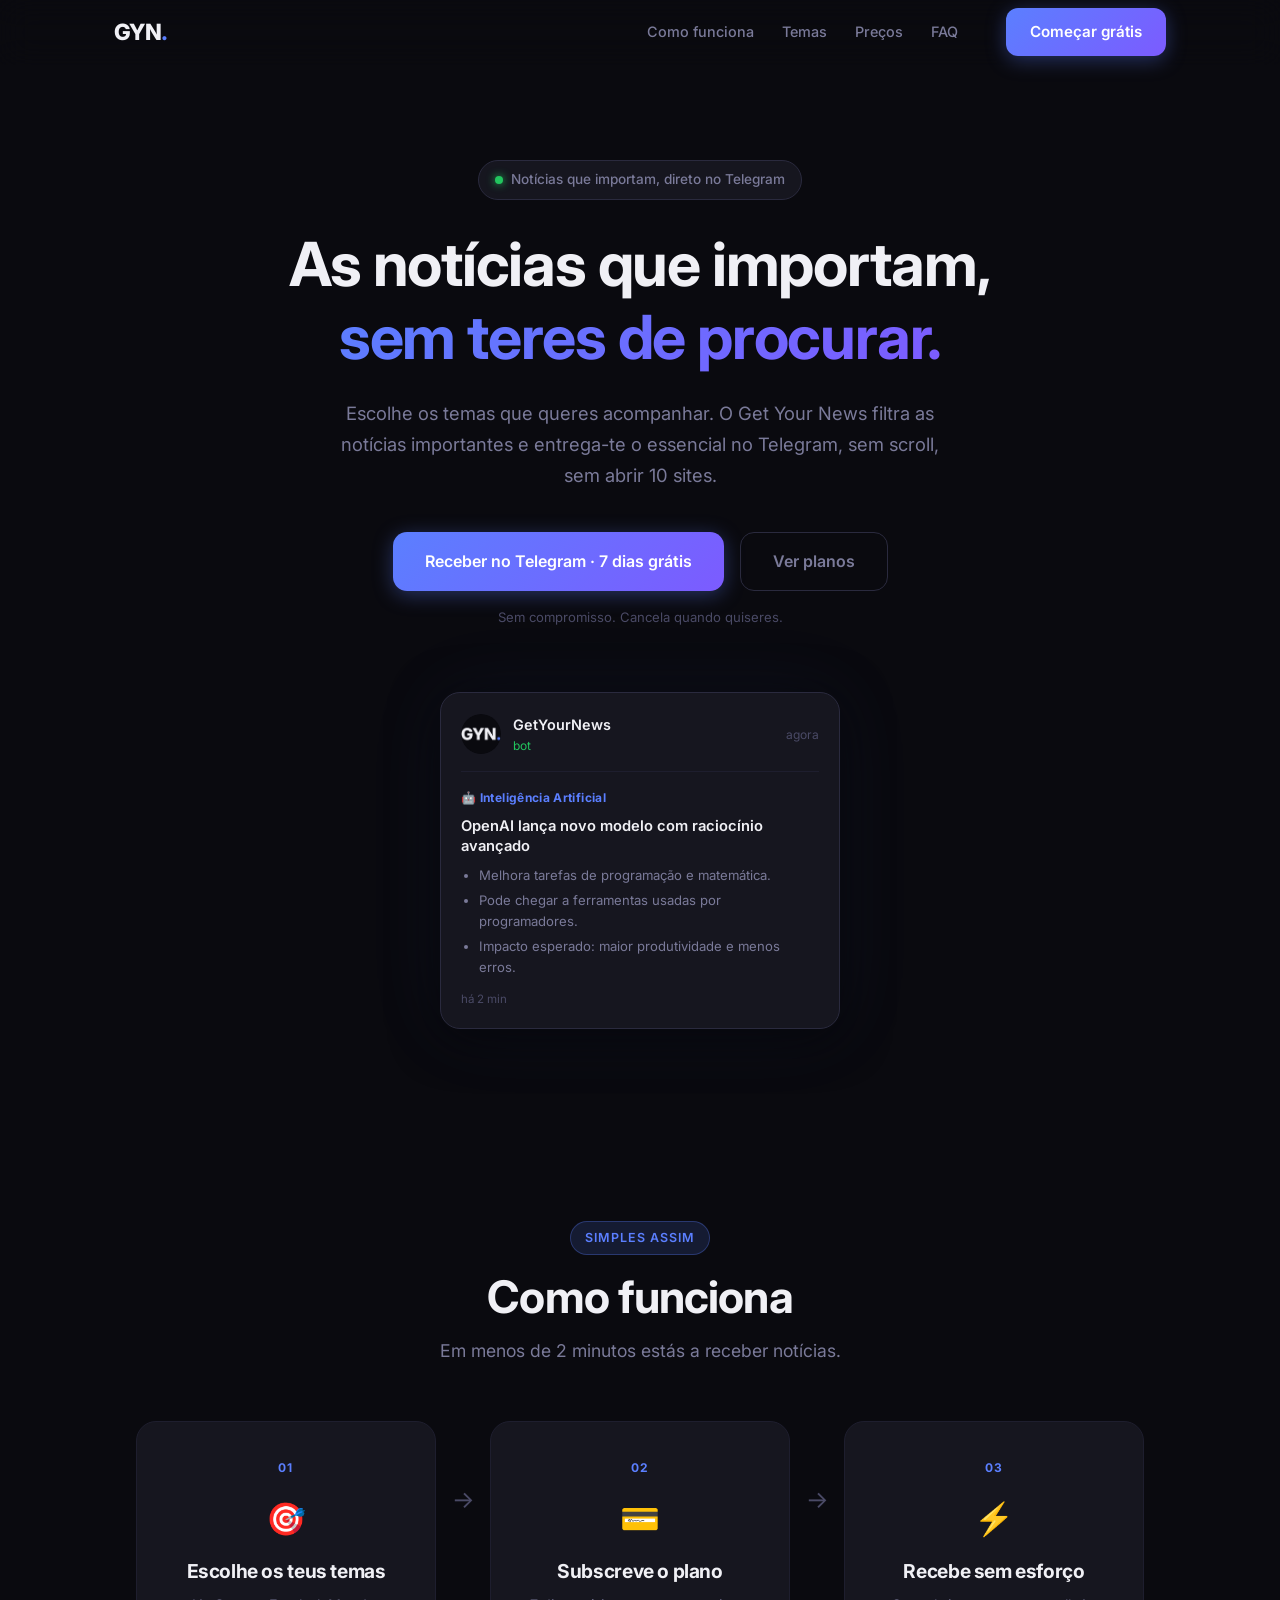
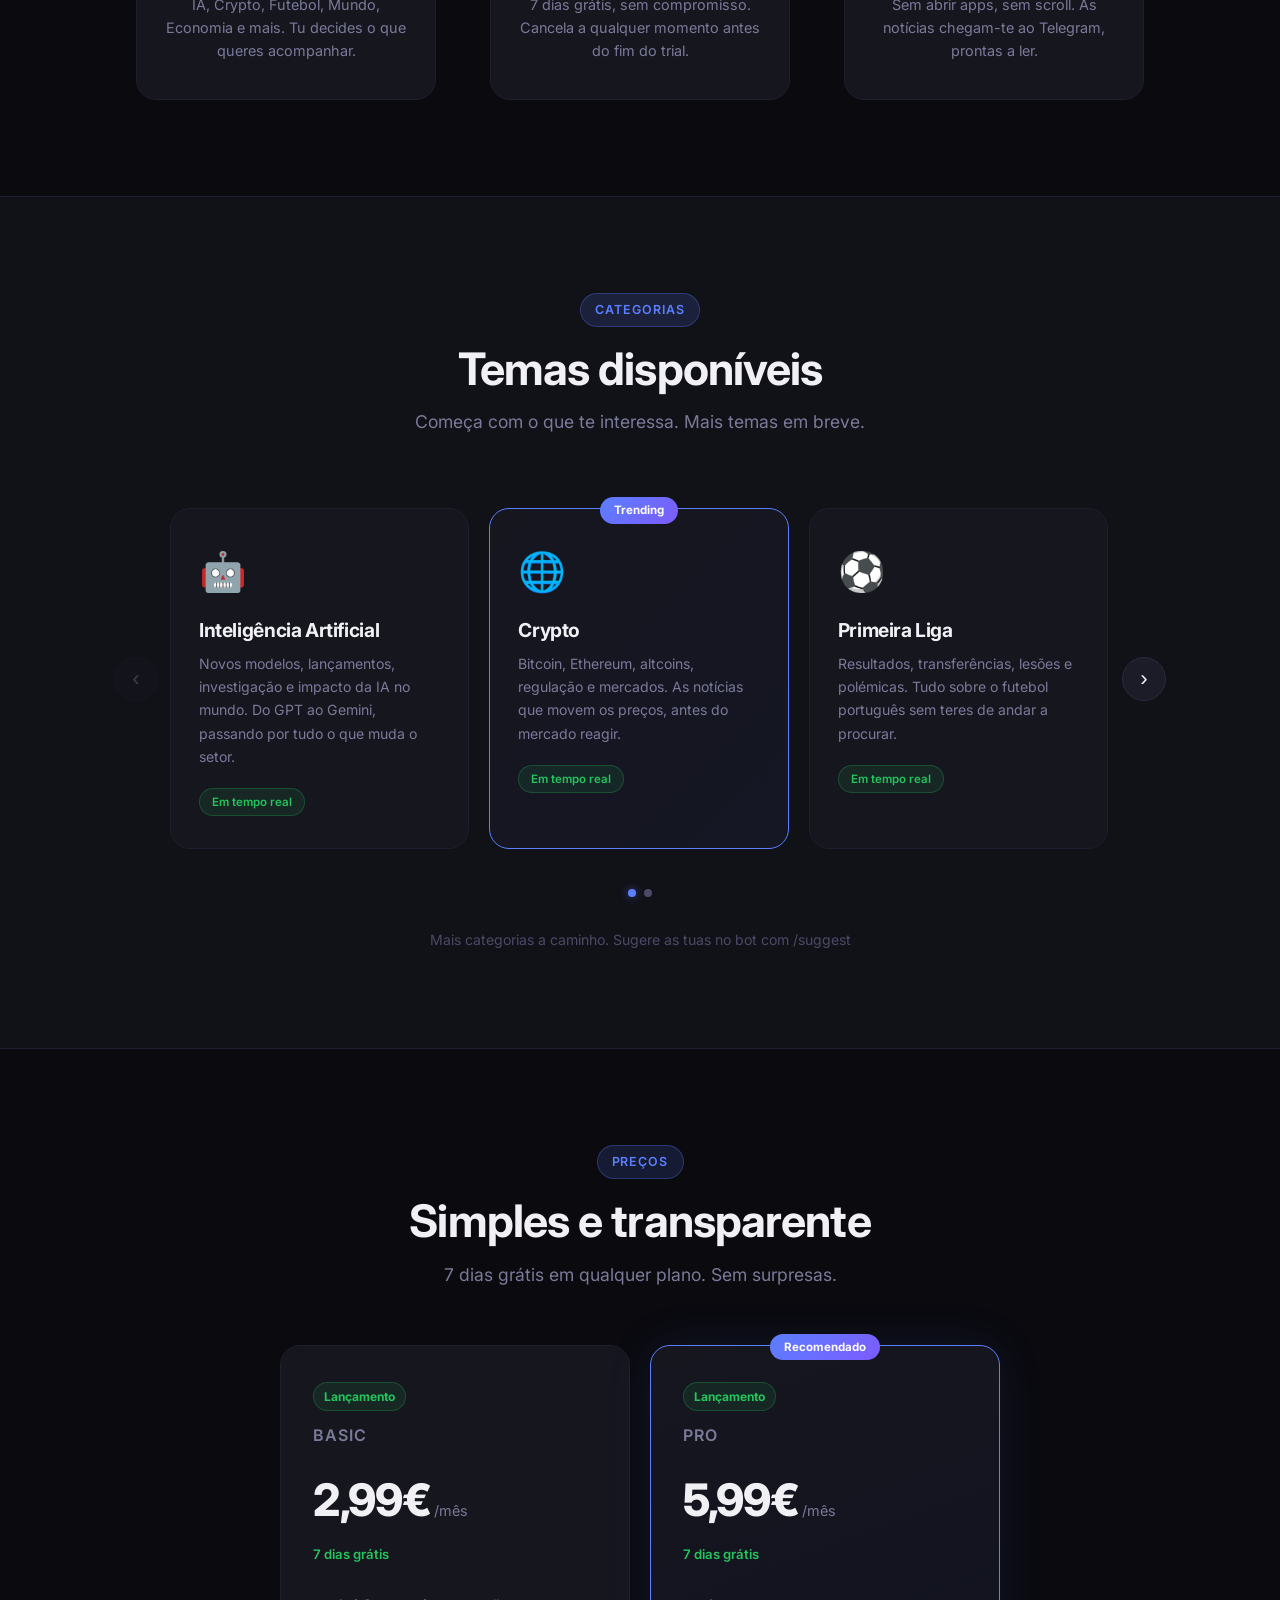
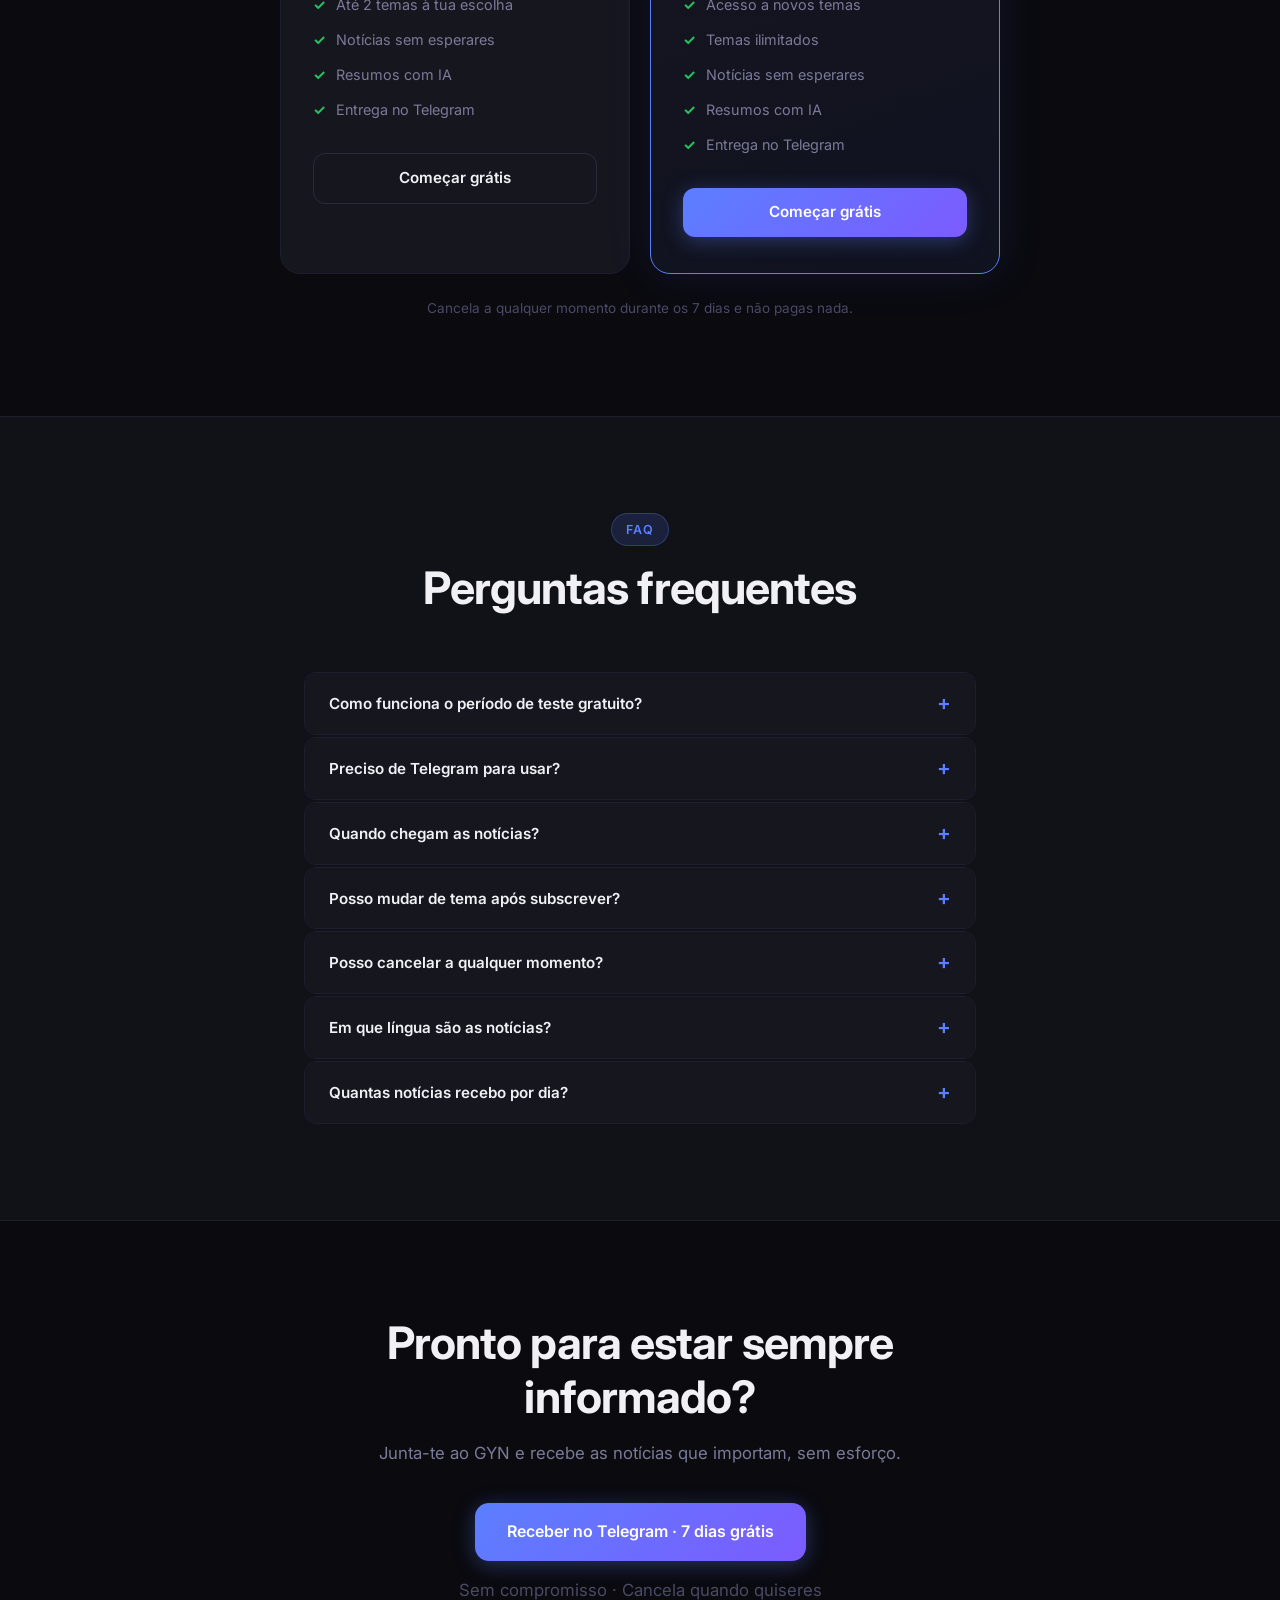
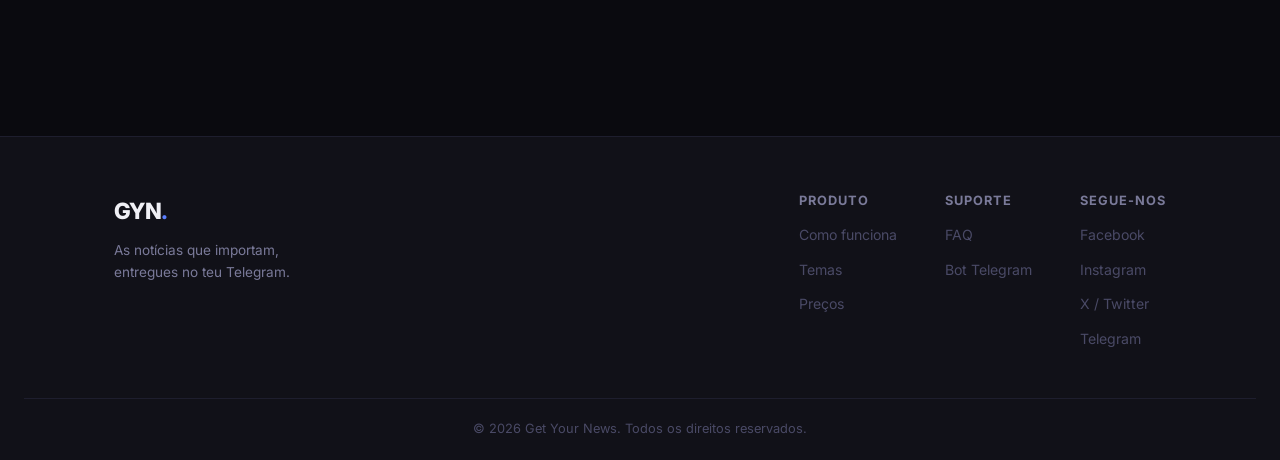
<file: index.html>
<!DOCTYPE html>
<html>
<head>
  <meta charset="UTF-8" />
  <title>Get Your News · Redirecting...</title>
  <script>
    // Línguas disponíveis no website (adicionar aqui ao criar nova pasta)
    var LANGS = ["pt"];
    var DEFAULT = "pt";

    // Detetar língua do browser (ex: "pt-PT" → "pt", "en-US" → "en")
    var browserLangs = navigator.languages || [navigator.language || DEFAULT];
    var chosen = DEFAULT;

    for (var i = 0; i < browserLangs.length; i++) {
      var code = browserLangs[i].split("-")[0].toLowerCase();
      if (LANGS.indexOf(code) !== -1) {
        chosen = code;
        break;
      }
    }

    window.location.replace(chosen + "/");
  </script>
  <noscript>
    <meta http-equiv="refresh" content="0; url=pt/" />
  </noscript>
</head>
<body>
  <p>Redirecting... <a href="pt/">Click here</a> if not redirected.</p>
</body>
</html>
</file>
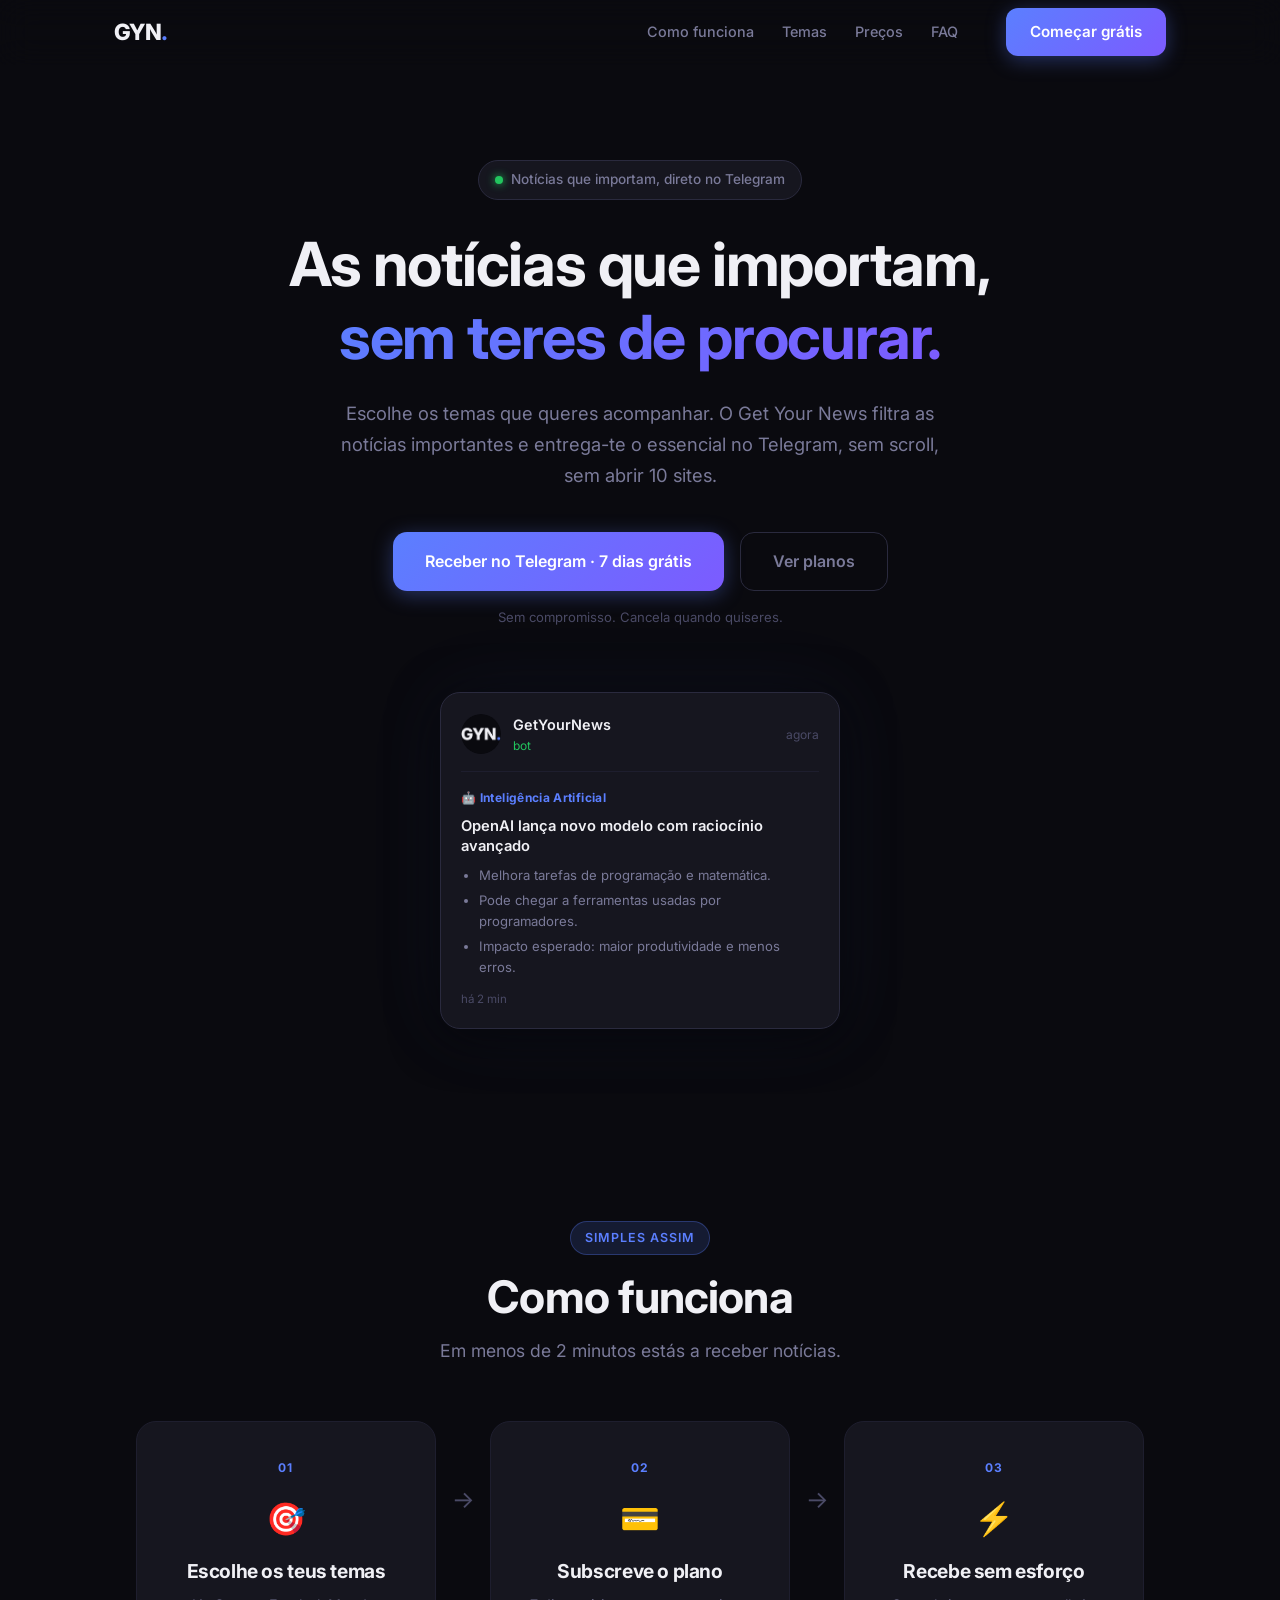
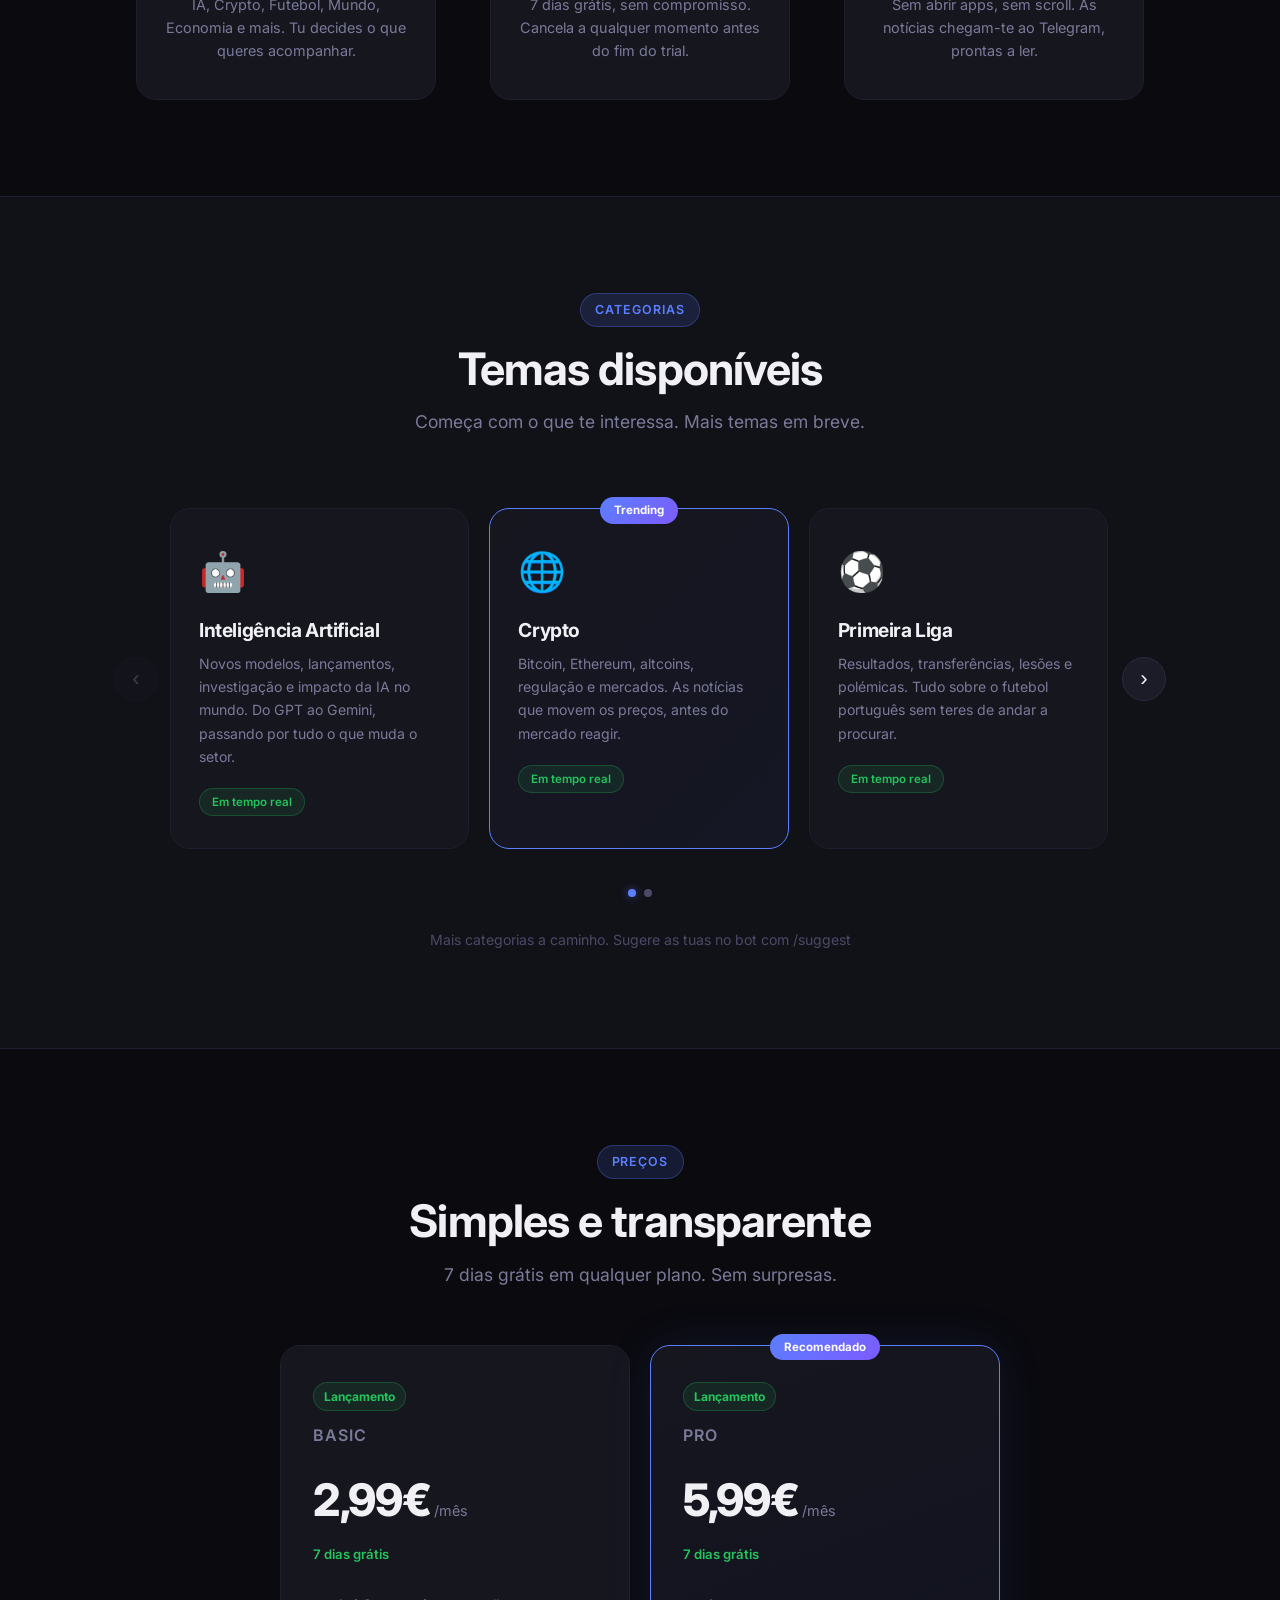
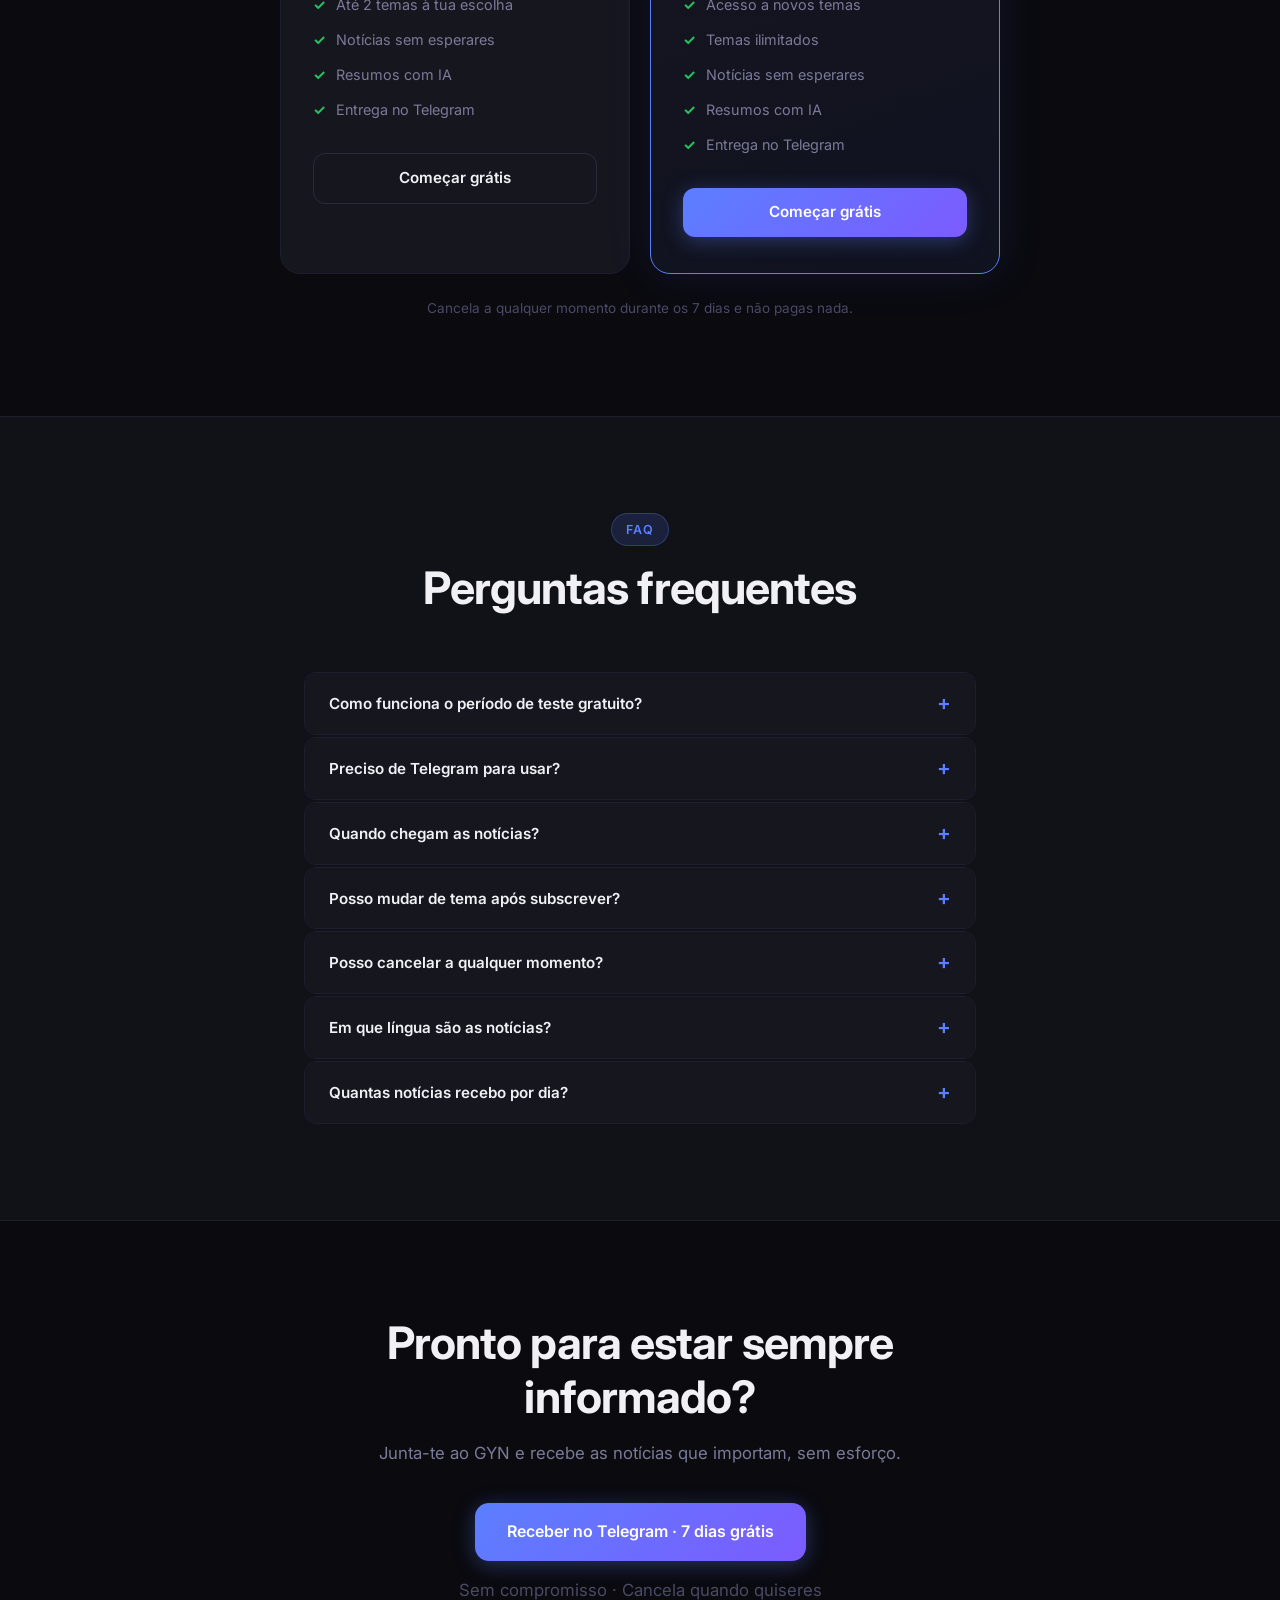
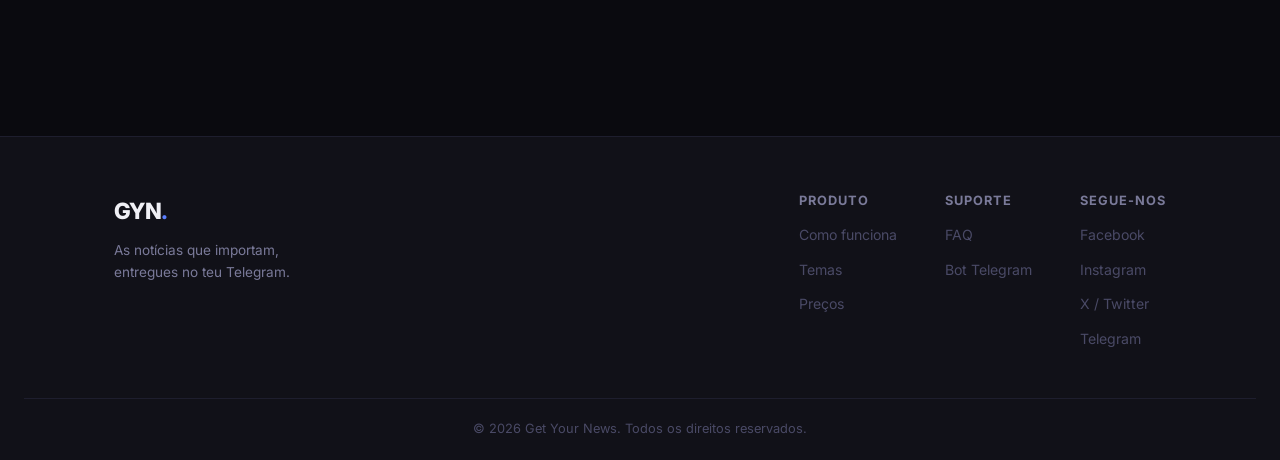
<file: pt/index.html>
<!DOCTYPE html>
<html lang="pt-PT">
<head>
  <meta charset="UTF-8" />
  <meta name="viewport" content="width=device-width, initial-scale=1.0" />
  <meta name="description" content="Escolhe os temas que queres acompanhar. O Get Your News filtra as notícias importantes e entrega-te o essencial no Telegram, sem scroll e sem abrir 10 sites." />
  <title>Get Your News · Notícias que importam, direto no Telegram</title>
  <link rel="preconnect" href="https://fonts.googleapis.com" />
  <link rel="preconnect" href="https://fonts.gstatic.com" crossorigin />
  <link href="https://fonts.googleapis.com/css2?family=Inter:wght@400;500;600;700;800&display=swap" rel="stylesheet" />
  <link rel="stylesheet" href="../style.css" />
  <link rel="icon" type="image/x-icon" href="../logo-circle.png">
  <!-- Google tag (gtag.js) -->
  <script async src="https://www.googletagmanager.com/gtag/js?id=G-BBVBXVRM7W"></script>
  <script>
    window.dataLayer = window.dataLayer || [];
    function gtag(){dataLayer.push(arguments);}
    gtag('js', new Date());

    gtag('config', 'G-BBVBXVRM7W');
  </script>
  <!-- Meta Pixel Code -->
  <script>
  !function(f,b,e,v,n,t,s)
  {if(f.fbq)return;n=f.fbq=function(){n.callMethod?
  n.callMethod.apply(n,arguments):n.queue.push(arguments)};
  if(!f._fbq)f._fbq=n;n.push=n;n.loaded=!0;n.version='2.0';
  n.queue=[];t=b.createElement(e);t.async=!0;
  t.src=v;s=b.getElementsByTagName(e)[0];
  s.parentNode.insertBefore(t,s)}(window, document,'script',
  'https://connect.facebook.net/en_US/fbevents.js');
  fbq('init', '1439840911276999');
  fbq('track', 'PageView');
  </script>
  <noscript><img height="1" width="1" style="display:none"
  src="https://www.facebook.com/tr?id=1439840911276999&ev=PageView&noscript=1"
  /></noscript>
  <!-- End Meta Pixel Code -->
  <!-- Meta Pixel — Evento BotClick -->
  <script>
  document.addEventListener('DOMContentLoaded', function() {
    document.querySelectorAll('a[href*="t.me/GetYourNews_GYNBot"]').forEach(function(link) {
      link.addEventListener('click', function() {
        fbq('trackCustom', 'BotClick');
        fbq('track', 'Lead');
      });
    });
  });
  </script>
</head>
<body>

  <!-- NAV -->
  <nav id="navbar">
    <div class="nav-inner">
      <a href="#" class="logo">GYN<span class="logo-dot">.</span></a>
      <div class="nav-links">
        <a href="#como-funciona">Como funciona</a>
        <a href="#temas">Temas</a>
        <a href="#precos">Preços</a>
        <a href="#faq">FAQ</a>
      </div>
      <a href="https://t.me/GetYourNews_GYNBot" target="_blank" class="btn btn-primary nav-cta">Começar grátis</a>
      <button class="hamburger" id="hamburger" aria-label="Menu">
        <span></span><span></span><span></span>
      </button>
    </div>
    <div class="mobile-menu" id="mobileMenu">
      <a href="#como-funciona" class="mobile-link">Como funciona</a>
      <a href="#temas" class="mobile-link">Temas</a>
      <a href="#precos" class="mobile-link">Preços</a>
      <a href="#faq" class="mobile-link">FAQ</a>
      <a href="https://t.me/GetYourNews_GYNBot" target="_blank" class="btn btn-primary">Começar grátis</a>
    </div>
  </nav>

  <!-- HERO -->
  <section class="hero">
    <div class="hero-badge">
      <span class="badge-dot"></span>
      Notícias que importam, direto no Telegram
    </div>
    <h1 class="hero-title">
      As notícias que importam,<br />
      <span class="gradient-text">sem teres de procurar.</span>
    </h1>
    <p class="hero-subtitle">
      Escolhe os temas que queres acompanhar. O Get Your News filtra as notícias
      importantes e entrega-te o essencial no Telegram, sem scroll, sem abrir 10 sites.
    </p>
    <div class="hero-ctas">
      <a href="https://t.me/GetYourNews_GYNBot" target="_blank" class="btn btn-primary btn-lg">
        Receber no Telegram · 7 dias grátis
      </a>
      <a href="#precos" class="btn btn-ghost btn-lg">Ver planos</a>
    </div>
    <p class="hero-note">Sem compromisso. Cancela quando quiseres.</p>

    <div class="hero-preview">
      <div class="tg-card">
        <div class="tg-header">
          <!-- <div class="tg-avatar">GYN</div> -->
		  <img src="../logo-circle.png" alt="GYN"  style="width: 40px; height: 40px; border-radius: 50%; object-fit: cover;">
          <div>
            <div class="tg-name">GetYourNews</div>
            <div class="tg-status">bot</div>
          </div>
          <div class="tg-time">agora</div>
        </div>
        <div class="tg-message">
          <div class="tg-tag">🤖 Inteligência Artificial</div>
          <div class="tg-msg-title">OpenAI lança novo modelo com raciocínio avançado</div>
          <ul class="tg-msg-body tg-msg-list">
            <li>Melhora tarefas de programação e matemática.</li>
            <li>Pode chegar a ferramentas usadas por programadores.</li>
            <li>Impacto esperado: maior produtividade e menos erros.</li>
          </ul>
          <div class="tg-msg-footer">há 2 min</div>
        </div>
      </div>
    </div>
  </section>

  <!-- COMO FUNCIONA -->
  <section class="section" id="como-funciona">
    <div class="container">
      <div class="section-header">
        <span class="section-tag">Simples assim</span>
        <h2>Como funciona</h2>
        <p>Em menos de 2 minutos estás a receber notícias.</p>
      </div>
      <div class="steps">
        <div class="step">
          <div class="step-number">01</div>
          <div class="step-icon">🎯</div>
          <h3>Escolhe os teus temas</h3>
          <p>IA, Crypto, Futebol, Mundo, Economia e mais. Tu decides o que queres acompanhar.</p>
        </div>
        <div class="step-arrow">→</div>
        <div class="step">
          <div class="step-number">02</div>
          <div class="step-icon">💳</div>
          <h3>Subscreve o plano</h3>
          <p>7 dias grátis, sem compromisso. Cancela a qualquer momento antes do fim do trial.</p>
        </div>
        <div class="step-arrow">→</div>
        <div class="step">
          <div class="step-number">03</div>
          <div class="step-icon">⚡</div>
          <h3>Recebe sem esforço</h3>
          <p>Sem abrir apps, sem scroll. As notícias chegam-te ao Telegram, prontas a ler.</p>
        </div>
      </div>
    </div>
  </section>

  <!-- TEMAS -->
  <section class="section section-dark" id="temas">
    <div class="container">
      <div class="section-header">
        <span class="section-tag">Categorias</span>
        <h2>Temas disponíveis</h2>
        <p>Começa com o que te interessa. Mais temas em breve.</p>
      </div>
      <div class="topics-carousel" id="topicsCarousel">
        <button class="carousel-arrow carousel-arrow-left" id="carouselPrev" aria-label="Anterior">‹</button>
        <div class="carousel-viewport">
          <div class="topics-track" id="topicsTrack">
            <div class="topic-card">
              <div class="topic-icon">🤖</div>
              <h3>Inteligência Artificial</h3>
              <p>Novos modelos, lançamentos, investigação e impacto da IA no mundo. Do GPT ao Gemini, passando por tudo o que muda o setor.</p>
              <div class="topic-badge">Em tempo real</div>
            </div>
            <div class="topic-card topic-card-featured">
              <div class="topic-featured-label">Trending</div>
              <div class="topic-icon">🌐</div>
              <h3>Crypto</h3>
              <p>Bitcoin, Ethereum, altcoins, regulação e mercados. As notícias que movem os preços, antes do mercado reagir.</p>
              <div class="topic-badge">Em tempo real</div>
            </div>
            <div class="topic-card">
              <div class="topic-icon">⚽</div>
              <h3>Primeira Liga</h3>
              <p>Resultados, transferências, lesões e polémicas. Tudo sobre o futebol português sem teres de andar a procurar.</p>
              <div class="topic-badge">Em tempo real</div>
            </div>
            <div class="topic-card">
              <div class="topic-icon">🌍</div>
              <h3>Mundo</h3>
              <p>Guerras, eleições, diplomacia e crises globais. O que acontece no mundo, resumido e sem ruído, para saberes o que importa.</p>
              <div class="topic-badge">Em tempo real</div>
            </div>
            <div class="topic-card">
              <div class="topic-icon">📈</div>
              <h3>Economia</h3>
              <p>Taxas de juro, inflação, mercados e decisões do BCE. O que afeta o teu bolso, explicado de forma clara e direta.</p>
              <div class="topic-badge">Em tempo real</div>
            </div>
            <div class="topic-card">
              <div class="topic-icon">⚽</div>
              <h3>Futebol Internacional</h3>
              <p>Champions League, Premier League, La Liga e transferências. O melhor do futebol mundial, sem sair do Telegram.</p>
              <div class="topic-badge">Em tempo real</div>
            </div>
          </div>
        </div>
        <button class="carousel-arrow carousel-arrow-right" id="carouselNext" aria-label="Próximo">›</button>
      </div>
      <div class="carousel-dots" id="carouselDots"></div>
      <p class="topics-note">Mais categorias a caminho. Sugere as tuas no bot com /suggest</p>
    </div>
  </section>

  <!-- PREÇOS -->
  <section class="section" id="precos">
    <div class="container">
      <div class="section-header">
        <span class="section-tag">Preços</span>
        <h2>Simples e transparente</h2>
        <p>7 dias grátis em qualquer plano. Sem surpresas.</p>
      </div>
      <div class="pricing-grid">
        <div class="pricing-card">
          <div class="pricing-discount-badge">Lançamento</div>
          <div class="pricing-name">Basic</div>
          <div class="pricing-price">
            <span class="pricing-amount">2,99€</span>
            <span class="pricing-period">/mês</span>
          </div>
          <div class="pricing-trial">7 dias grátis</div>
          <ul class="pricing-features">
            <li><span class="check">✓</span> Até 2 temas à tua escolha</li>
            <li><span class="check">✓</span> Notícias sem esperares</li>
            <li><span class="check">✓</span> Resumos com IA</li>
            <li><span class="check">✓</span> Entrega no Telegram</li>
          </ul>
          <a href="https://t.me/GetYourNews_GYNBot" target="_blank" class="btn btn-outline btn-full">Começar grátis</a>
        </div>
        <div class="pricing-card pricing-card-featured">
          <div class="pricing-featured-label">Recomendado</div>
          <div class="pricing-discount-badge">Lançamento</div>
          <div class="pricing-name">Pro</div>
          <div class="pricing-price">
            <span class="pricing-amount">5,99€</span>
            <span class="pricing-period">/mês</span>
          </div>
          <div class="pricing-trial">7 dias grátis</div>
          <ul class="pricing-features">
		    <li><span class="check">✓</span> Acesso a novos temas</li>
            <li><span class="check">✓</span> Temas ilimitados</li>
            <li><span class="check">✓</span> Notícias sem esperares</li>
            <li><span class="check">✓</span> Resumos com IA</li>
            <li><span class="check">✓</span> Entrega no Telegram</li>
          </ul>
          <a href="https://t.me/GetYourNews_GYNBot" target="_blank" class="btn btn-primary btn-full">Começar grátis</a>
        </div>
      </div>
      <p class="pricing-note">Cancela a qualquer momento durante os 7 dias e não pagas nada.</p>
    </div>
  </section>

  <!-- FAQ -->
  <section class="section section-dark" id="faq">
    <div class="container container-sm">
      <div class="section-header">
        <span class="section-tag">FAQ</span>
        <h2>Perguntas frequentes</h2>
      </div>
      <div class="faq-list">
        <div class="faq-item">
          <button class="faq-question">
            Como funciona o período de teste gratuito?
            <span class="faq-icon">+</span>
          </button>
          <div class="faq-answer">
            <p>Ao subscrever qualquer plano tens 7 dias completamente grátis. Precisamos do teu cartão para ativar o trial, mas <strong>não cobramos nada</strong> durante esse período. Se cancelares antes do fim dos 7 dias, não pagas absolutamente nada.</p>
          </div>
        </div>
        <div class="faq-item">
          <button class="faq-question">
            Preciso de Telegram para usar?
            <span class="faq-icon">+</span>
          </button>
          <div class="faq-answer">
            <p>Sim, o GYN funciona inteiramente no Telegram. É grátis e instala-se em segundos: <a href="https://apps.apple.com/app/telegram-messenger/id686449807" target="_blank">iOS</a>, <a href="https://play.google.com/store/apps/details?id=org.telegram.messenger" target="_blank">Android</a> ou <a href="https://telegram.org/apps" target="_blank">Desktop/Web</a>. Depois é só abrir o <a href="https://t.me/GetYourNews_GYNBot" target="_blank">nosso bot</a> e começar.</p>
          </div>
        </div>
        <div class="faq-item">
          <button class="faq-question">
            Quando chegam as notícias?
            <span class="faq-icon">+</span>
          </button>
          <div class="faq-answer">
            <p>Assim que detetamos uma notícia relevante nas nossas fontes, o agente resume e envia direto para o teu Telegram, sem esperares.</p>
          </div>
        </div>
        <div class="faq-item">
          <button class="faq-question">
            Posso mudar de tema após subscrever?
            <span class="faq-icon">+</span>
          </button>
          <div class="faq-answer">
            <p>Sim. No bot do Telegram podes gerir os teus temas a qualquer momento com o comando <code>/topics</code>. No plano Basic podes trocar de tema; no plano Pro podes adicionar quantos quiseres.</p>
          </div>
        </div>
        <div class="faq-item">
          <button class="faq-question">
            Posso cancelar a qualquer momento?
            <span class="faq-icon">+</span>
          </button>
          <div class="faq-answer">
            <p>Sim, sempre. Basta usar o comando <code>/cancel</code> no bot. Se cancelares durante o trial, não pagas nada. Se cancelares depois, o acesso mantém-se até ao fim do período já pago.</p>
          </div>
        </div>
        <div class="faq-item">
          <button class="faq-question">
            Em que língua são as notícias?
            <span class="faq-icon">+</span>
          </button>
          <div class="faq-answer">
            <p>As notícias são enviadas em <strong>português de Portugal</strong>. O nosso agente traduz e resume tudo automaticamente, mesmo quando as fontes originais estão em inglês.</p>
          </div>
        </div>
        <div class="faq-item">
          <button class="faq-question">
            Quantas notícias recebo por dia?
            <span class="faq-icon">+</span>
          </button>
          <div class="faq-answer">
            <p>Depende do tema e do dia. O nosso agente filtra as notícias por relevância e só enviamos o que realmente importa. Não tens caixas de entrada a abarrotar, tens informação com qualidade.</p>
          </div>
        </div>
      </div>
    </div>
  </section>

  <!-- CTA FINAL -->
  <section class="section cta-section">
    <div class="container container-sm cta-inner">
      <h2>Pronto para estar sempre informado?</h2>
      <p>Junta-te ao GYN e recebe as notícias que importam, sem esforço.</p>
      <a href="https://t.me/GetYourNews_GYNBot" target="_blank" class="btn btn-primary btn-lg">
        Receber no Telegram · 7 dias grátis
      </a>
      <p class="cta-note">Sem compromisso · Cancela quando quiseres</p>
    </div>
  </section>

  <!-- FOOTER -->
  <footer class="footer">
    <div class="container footer-inner">
      <div class="footer-brand">
        <a href="#" class="logo">GYN<span class="logo-dot">.</span></a>
        <p>As notícias que importam,<br />entregues no teu Telegram.</p>
      </div>
      <div class="footer-links">
        <div class="footer-col">
          <h4>Produto</h4>
          <a href="#como-funciona">Como funciona</a>
          <a href="#temas">Temas</a>
          <a href="#precos">Preços</a>
        </div>
        <div class="footer-col">
          <h4>Suporte</h4>
          <a href="#faq">FAQ</a>
          <a href="https://t.me/GetYourNews_GYNBot" target="_blank">Bot Telegram</a>
        </div>
        <div class="footer-col">
          <h4>Segue-nos</h4>
          <a href="https://facebook.com/GetYourNewsPT" target="_blank">Facebook</a>
          <a href="https://instagram.com/getyournewspt" target="_blank">Instagram</a>
          <a href="https://x.com/getyournewspt" target="_blank">X / Twitter</a>
          <a href="https://t.me/GetYourNews_GYNBot" target="_blank">Telegram</a>
        </div>
      </div>
    </div>
    <div class="footer-bottom">
      <span>© <span id="ano-atual"></span> Get Your News. Todos os direitos reservados.</span>
    </div>
  </footer>

  <script src="../script.js"></script>
</body>
</html>
</file>
<file: style.css>
/* =============================================
   GET YOUR NEWS — STYLESHEET
   Dark mode, modern, clean
   ============================================= */

*, *::before, *::after {
  box-sizing: border-box;
  margin: 0;
  padding: 0;
}

:root {
  --bg:         #0a0a0f;
  --bg-surface: #111118;
  --bg-card:    #16161f;
  --bg-card-2:  #1c1c28;
  --border:     #1e1e2e;
  --border-2:   #2a2a3e;
  --accent:     #5b7fff;
  --accent-2:   #7c5bff;
  --accent-glow:rgba(91, 127, 255, 0.15);
  --text:       #f0f0f5;
  --text-muted: #7a7a99;
  --text-dim:   #4a4a66;
  --green:      #22c55e;
  --red:        #ef4444;
  --radius:     12px;
  --radius-lg:  20px;
  --transition: 0.2s ease;
  --shadow:     0 4px 24px rgba(0,0,0,0.4);
  --shadow-lg:  0 8px 48px rgba(0,0,0,0.6);
}

html {
  scroll-behavior: smooth;
}

body {
  background-color: var(--bg);
  color: var(--text);
  font-family: 'Inter', sans-serif;
  font-size: 16px;
  line-height: 1.6;
  -webkit-font-smoothing: antialiased;
}

/* =============================================
   TYPOGRAPHY
   ============================================= */

h1, h2, h3, h4 {
  font-weight: 700;
  line-height: 1.2;
  letter-spacing: -0.02em;
}

h1 { font-size: clamp(2.2rem, 5vw, 3.8rem); }
h2 { font-size: clamp(1.8rem, 3.5vw, 2.8rem); }
h3 { font-size: 1.2rem; }

p { color: var(--text-muted); }

a {
  color: inherit;
  text-decoration: none;
}

code {
  background: var(--bg-card-2);
  border: 1px solid var(--border-2);
  padding: 2px 8px;
  border-radius: 6px;
  font-size: 0.85em;
  color: var(--accent);
}

/* =============================================
   LAYOUT
   ============================================= */

.container {
  max-width: 1100px;
  margin: 0 auto;
  padding: 0 24px;
}

.container-sm {
  max-width: 720px;
}

.section {
  padding: 96px 0;
}

.section-dark {
  background: var(--bg-surface);
  border-top: 1px solid var(--border);
  border-bottom: 1px solid var(--border);
}

.section-header {
  text-align: center;
  margin-bottom: 56px;
}

.section-header p {
  margin-top: 12px;
  font-size: 1.1rem;
}

.section-tag {
  display: inline-block;
  background: var(--accent-glow);
  border: 1px solid rgba(91, 127, 255, 0.3);
  color: var(--accent);
  font-size: 0.78rem;
  font-weight: 600;
  letter-spacing: 0.08em;
  text-transform: uppercase;
  padding: 6px 14px;
  border-radius: 100px;
  margin-bottom: 16px;
}

/* =============================================
   BUTTONS
   ============================================= */

.btn {
  display: inline-flex;
  align-items: center;
  justify-content: center;
  gap: 8px;
  padding: 12px 24px;
  border-radius: var(--radius);
  font-size: 0.95rem;
  font-weight: 600;
  font-family: inherit;
  border: none;
  cursor: pointer;
  transition: all var(--transition);
  white-space: nowrap;
  text-decoration: none;
}

.btn-lg {
  padding: 16px 32px;
  font-size: 1rem;
  border-radius: 14px;
}

.btn-full {
  width: 100%;
}

.btn-primary {
  background: linear-gradient(135deg, var(--accent), var(--accent-2));
  color: #fff;
  box-shadow: 0 4px 20px rgba(91, 127, 255, 0.35);
}

.btn-primary:hover {
  transform: translateY(-2px);
  box-shadow: 0 8px 28px rgba(91, 127, 255, 0.5);
}

.btn-ghost {
  background: transparent;
  color: var(--text-muted);
  border: 1px solid var(--border-2);
}

.btn-ghost:hover {
  background: var(--bg-card);
  color: var(--text);
  border-color: var(--border-2);
}

.btn-outline {
  background: transparent;
  color: var(--text);
  border: 1px solid var(--border-2);
}

.btn-outline:hover {
  background: var(--bg-card-2);
  border-color: var(--accent);
  color: var(--accent);
}

.gradient-text {
  background: linear-gradient(135deg, var(--accent), var(--accent-2));
  -webkit-background-clip: text;
  -webkit-text-fill-color: transparent;
  background-clip: text;
}

/* =============================================
   NAVBAR
   ============================================= */

#navbar {
  position: fixed;
  top: 0;
  left: 0;
  right: 0;
  z-index: 100;
  background: rgba(10, 10, 15, 0.8);
  backdrop-filter: blur(16px);
  -webkit-backdrop-filter: blur(16px);
  border-bottom: 1px solid transparent;
  transition: border-color var(--transition), background var(--transition);
}

#navbar.scrolled {
  border-bottom-color: var(--border);
  background: rgba(10, 10, 15, 0.95);
}

.nav-inner {
  max-width: 1100px;
  margin: 0 auto;
  padding: 0 24px;
  height: 64px;
  display: flex;
  align-items: center;
  gap: 32px;
}

.logo {
  font-size: 1.4rem;
  font-weight: 800;
  letter-spacing: -0.03em;
  color: var(--text);
}

.logo-dot { color: var(--accent); }

.nav-links {
  display: flex;
  gap: 28px;
  margin-left: auto;
}

.nav-links a {
  color: var(--text-muted);
  font-size: 0.9rem;
  font-weight: 500;
  transition: color var(--transition);
}

.nav-links a:hover { color: var(--text); }

.nav-cta { margin-left: 16px; }

.hamburger {
  display: none;
  flex-direction: column;
  gap: 5px;
  background: none;
  border: none;
  cursor: pointer;
  padding: 4px;
  margin-left: auto;
}

.hamburger span {
  display: block;
  width: 22px;
  height: 2px;
  background: var(--text);
  border-radius: 2px;
  transition: all var(--transition);
}

.mobile-menu {
  display: none;
  flex-direction: column;
  gap: 8px;
  padding: 16px 24px 24px;
  border-top: 1px solid var(--border);
  background: var(--bg);
}

.mobile-menu.open { display: flex; }

.mobile-link {
  color: var(--text-muted);
  font-size: 1rem;
  font-weight: 500;
  padding: 8px 0;
  transition: color var(--transition);
}

.mobile-link:hover { color: var(--text); }

/* =============================================
   HERO
   ============================================= */

.hero {
  padding: 160px 24px 96px;
  text-align: center;
  max-width: 900px;
  margin: 0 auto;
}

.hero-badge {
  display: inline-flex;
  align-items: center;
  gap: 8px;
  background: var(--bg-card);
  border: 1px solid var(--border-2);
  color: var(--text-muted);
  font-size: 0.85rem;
  font-weight: 500;
  padding: 8px 16px;
  border-radius: 100px;
  margin-bottom: 28px;
}

.badge-dot {
  width: 8px;
  height: 8px;
  background: var(--green);
  border-radius: 50%;
  box-shadow: 0 0 8px var(--green);
  animation: pulse 2s infinite;
}

@keyframes pulse {
  0%, 100% { opacity: 1; }
  50%       { opacity: 0.4; }
}

.hero-title {
  margin-bottom: 24px;
}

.hero-subtitle {
  font-size: 1.15rem;
  max-width: 600px;
  margin: 0 auto 40px;
  line-height: 1.7;
}

.hero-ctas {
  display: flex;
  gap: 16px;
  justify-content: center;
  flex-wrap: wrap;
}

.hero-note {
  margin-top: 16px;
  font-size: 0.82rem;
  color: var(--text-dim);
}

/* Telegram Preview Card */
.hero-preview {
  margin-top: 64px;
  display: flex;
  justify-content: center;
}

.tg-card {
  background: var(--bg-card);
  border: 1px solid var(--border-2);
  border-radius: var(--radius-lg);
  padding: 20px;
  max-width: 400px;
  width: 100%;
  text-align: left;
  box-shadow: var(--shadow-lg), 0 0 80px rgba(91, 127, 255, 0.08);
}

.tg-header {
  display: flex;
  align-items: center;
  gap: 12px;
  margin-bottom: 16px;
  padding-bottom: 16px;
  border-bottom: 1px solid var(--border);
}

.tg-avatar {
  width: 40px;
  height: 40px;
  background: linear-gradient(135deg, var(--accent), var(--accent-2));
  border-radius: 50%;
  display: flex;
  align-items: center;
  justify-content: center;
  font-size: 0.65rem;
  font-weight: 700;
  color: #fff;
  flex-shrink: 0;
}

.tg-name {
  font-size: 0.9rem;
  font-weight: 600;
  color: var(--text);
}

.tg-status {
  font-size: 0.75rem;
  color: var(--green);
}

.tg-time {
  margin-left: auto;
  font-size: 0.75rem;
  color: var(--text-dim);
}

.tg-tag {
  font-size: 0.75rem;
  font-weight: 700;
  color: var(--accent);
  margin-bottom: 8px;
  letter-spacing: 0.03em;
}

.tg-msg-title {
  font-size: 0.92rem;
  font-weight: 600;
  color: var(--text);
  margin-bottom: 8px;
  line-height: 1.4;
}

.tg-msg-body {
  font-size: 0.82rem;
  color: var(--text-muted);
  line-height: 1.6;
  margin-bottom: 12px;
}

.tg-msg-list {
  padding-left: 18px;
}

.tg-msg-list li {
  margin-bottom: 4px;
}

.tg-msg-footer {
  font-size: 0.72rem;
  color: var(--text-dim);
}

/* =============================================
   HOW IT WORKS
   ============================================= */

.steps {
  display: flex;
  align-items: flex-start;
  gap: 16px;
  justify-content: center;
  flex-wrap: wrap;
}

.step {
  background: var(--bg-card);
  border: 1px solid var(--border);
  border-radius: var(--radius-lg);
  padding: 36px 28px;
  flex: 1;
  min-width: 220px;
  max-width: 300px;
  text-align: center;
  transition: border-color var(--transition), transform var(--transition);
}

.step:hover {
  border-color: var(--accent);
  transform: translateY(-4px);
}

.step-number {
  font-size: 0.75rem;
  font-weight: 700;
  color: var(--accent);
  letter-spacing: 0.1em;
  margin-bottom: 16px;
}

.step-icon {
  font-size: 2rem;
  margin-bottom: 16px;
}

.step h3 {
  color: var(--text);
  margin-bottom: 10px;
}

.step p {
  font-size: 0.9rem;
}

.step-arrow {
  font-size: 1.5rem;
  color: var(--text-dim);
  padding-top: 60px;
  flex-shrink: 0;
}

/* =============================================
   TOPICS
   ============================================= */

/* Carousel */
.topics-carousel {
  position: relative;
  display: flex;
  align-items: center;
  gap: 12px;
}

.carousel-viewport {
  overflow: hidden;
  flex: 1;
  padding: 16px 0;
}

.topics-track {
  display: flex;
  gap: 20px;
  transition: transform 0.5s cubic-bezier(0.4, 0, 0.2, 1);
}

.topics-track .topic-card {
  flex: 0 0 calc(33.333% - 14px);
  transition: transform 0.4s ease, opacity 0.4s ease;
}

.topic-card.peek {
  transform: scale(0.93);
  opacity: 0.35;
}

.carousel-arrow {
  flex-shrink: 0;
  width: 44px;
  height: 44px;
  border-radius: 50%;
  background: var(--bg-card-2);
  border: 1px solid var(--border-2);
  color: var(--text);
  font-size: 1.4rem;
  cursor: pointer;
  display: flex;
  align-items: center;
  justify-content: center;
  transition: all var(--transition);
  z-index: 2;
  line-height: 1;
}

.carousel-arrow:hover {
  background: var(--accent);
  border-color: var(--accent);
  box-shadow: 0 0 16px rgba(91, 127, 255, 0.3);
}

.carousel-arrow:disabled {
  opacity: 0.2;
  cursor: default;
  pointer-events: none;
}

.carousel-dots {
  display: flex;
  justify-content: center;
  gap: 8px;
  margin-top: 24px;
}

.carousel-dot {
  width: 8px;
  height: 8px;
  border-radius: 50%;
  background: var(--text-dim);
  border: none;
  padding: 0;
  cursor: pointer;
  transition: all var(--transition);
}

.carousel-dot.active {
  background: var(--accent);
  box-shadow: 0 0 8px rgba(91, 127, 255, 0.5);
}

.topic-card {
  background: var(--bg-card);
  border: 1px solid var(--border);
  border-radius: var(--radius-lg);
  padding: 32px 28px;
  position: relative;
  transition: border-color var(--transition), transform var(--transition);
}

.topic-card:hover {
  border-color: var(--border-2);
  transform: translateY(-4px);
}

.topic-card-featured {
  border-color: var(--accent);
  background: linear-gradient(135deg, var(--bg-card), rgba(91, 127, 255, 0.05));
}

.topic-card-featured:hover {
  border-color: var(--accent);
}

.topic-featured-label {
  position: absolute;
  top: -12px;
  left: 50%;
  transform: translateX(-50%);
  background: linear-gradient(135deg, var(--accent), var(--accent-2));
  color: #fff;
  font-size: 0.72rem;
  font-weight: 700;
  padding: 4px 14px;
  border-radius: 100px;
  white-space: nowrap;
}

.topic-icon {
  font-size: 2.4rem;
  margin-bottom: 16px;
}

.topic-card h3 {
  color: var(--text);
  margin-bottom: 10px;
}

.topic-card p {
  font-size: 0.88rem;
  line-height: 1.65;
  margin-bottom: 20px;
}

.topic-badge {
  display: inline-block;
  background: rgba(34, 197, 94, 0.1);
  border: 1px solid rgba(34, 197, 94, 0.25);
  color: var(--green);
  font-size: 0.72rem;
  font-weight: 600;
  padding: 4px 12px;
  border-radius: 100px;
}

.topics-note {
  text-align: center;
  margin-top: 32px;
  font-size: 0.88rem;
  color: var(--text-dim);
}

/* =============================================
   PRICING
   ============================================= */

.pricing-grid {
  display: grid;
  grid-template-columns: 1fr 1fr;
  gap: 20px;
  max-width: 720px;
  margin: 0 auto;
}

.pricing-card {
  background: var(--bg-card);
  border: 1px solid var(--border);
  border-radius: var(--radius-lg);
  padding: 36px 32px;
  position: relative;
  transition: border-color var(--transition);
}

.pricing-card-featured {
  border-color: var(--accent);
  background: linear-gradient(160deg, var(--bg-card), rgba(91, 127, 255, 0.07));
  box-shadow: 0 0 48px rgba(91, 127, 255, 0.1);
}

.pricing-featured-label {
  position: absolute;
  top: -12px;
  left: 50%;
  transform: translateX(-50%);
  background: linear-gradient(135deg, var(--accent), var(--accent-2));
  color: #fff;
  font-size: 0.72rem;
  font-weight: 700;
  padding: 4px 14px;
  border-radius: 100px;
  white-space: nowrap;
}

.pricing-name {
  font-size: 1rem;
  font-weight: 600;
  color: var(--text-muted);
  margin-bottom: 16px;
  text-transform: uppercase;
  letter-spacing: 0.06em;
}

.pricing-price {
  display: flex;
  align-items: baseline;
  gap: 4px;
  margin-bottom: 8px;
}

.pricing-old {
  font-size: 1.2rem;
  font-weight: 600;
  color: var(--text-dim);
  text-decoration: line-through;
  align-self: center;
  margin-right: 4px;
}

.pricing-discount-badge {
  display: inline-block;
  background: rgba(34, 197, 94, 0.1);
  border: 1px solid rgba(34, 197, 94, 0.25);
  color: var(--green);
  font-size: 0.75rem;
  font-weight: 700;
  padding: 4px 10px;
  border-radius: 100px;
  margin-bottom: 12px;
}

.pricing-amount {
  font-size: 2.8rem;
  font-weight: 800;
  color: var(--text);
  letter-spacing: -0.03em;
}

.pricing-period {
  color: var(--text-muted);
  font-size: 0.9rem;
}

.pricing-trial {
  font-size: 0.82rem;
  color: var(--green);
  font-weight: 600;
  margin-bottom: 28px;
}

.pricing-features {
  list-style: none;
  margin-bottom: 32px;
  display: flex;
  flex-direction: column;
  gap: 12px;
}

.pricing-features li {
  display: flex;
  align-items: center;
  gap: 10px;
  font-size: 0.9rem;
  color: var(--text-muted);
}

.check { color: var(--green); font-weight: 700; }
.cross { color: var(--text-dim); font-weight: 700; }

.pricing-note {
  text-align: center;
  margin-top: 24px;
  font-size: 0.85rem;
  color: var(--text-dim);
}

/* =============================================
   FAQ
   ============================================= */

.faq-list {
  display: flex;
  flex-direction: column;
  gap: 2px;
}

.faq-item {
  border: 1px solid var(--border);
  border-radius: var(--radius);
  overflow: hidden;
  transition: border-color var(--transition);
}

.faq-item.open {
  border-color: var(--accent);
}

.faq-question {
  width: 100%;
  display: flex;
  align-items: center;
  justify-content: space-between;
  gap: 16px;
  padding: 20px 24px;
  background: var(--bg-card);
  color: var(--text);
  font-size: 0.95rem;
  font-weight: 600;
  font-family: inherit;
  border: none;
  cursor: pointer;
  text-align: left;
  transition: background var(--transition);
}

.faq-question:hover { background: var(--bg-card-2); }

.faq-icon {
  font-size: 1.3rem;
  color: var(--accent);
  flex-shrink: 0;
  transition: transform var(--transition);
  line-height: 1;
}

.faq-item.open .faq-icon {
  transform: rotate(45deg);
}

.faq-answer {
  max-height: 0;
  overflow: hidden;
  transition: max-height 0.3s ease;
}

.faq-answer p {
  padding: 0 24px 20px;
  font-size: 0.9rem;
  line-height: 1.7;
  background: var(--bg-card);
}

.faq-answer a {
  color: var(--accent);
  text-decoration: underline;
  text-underline-offset: 2px;
  transition: opacity var(--transition);
}

.faq-answer a:hover {
  opacity: 0.8;
}

.faq-item.open .faq-answer {
  max-height: 500px;
}

/* =============================================
   CTA SECTION
   ============================================= */

.cta-section {
  text-align: center;
  background: var(--bg);
}

.cta-inner {
  margin: 0 auto;
}

.cta-inner h2 {
  margin-bottom: 16px;
}

.cta-inner p {
  margin-bottom: 36px;
  font-size: 1.05rem;
}

.cta-note {
  margin-top: 16px;
  font-size: 0.8rem;
  color: var(--text-dim);
}

/* =============================================
   FOOTER
   ============================================= */

.footer {
  background: var(--bg-surface);
  border-top: 1px solid var(--border);
  padding: 56px 24px 0;
}

.footer-inner {
  display: flex;
  justify-content: space-between;
  gap: 48px;
  padding-bottom: 48px;
  flex-wrap: wrap;
}

.footer-brand p {
  margin-top: 12px;
  font-size: 0.85rem;
  line-height: 1.6;
  max-width: 220px;
}

.footer-links {
  display: flex;
  flex-wrap: wrap;
  gap: 48px;
}

.footer-col {
  display: flex;
  flex-direction: column;
  gap: 12px;
}

.footer-col h4 {
  font-size: 0.8rem;
  font-weight: 700;
  text-transform: uppercase;
  letter-spacing: 0.08em;
  color: var(--text-muted);
  margin-bottom: 4px;
}

.footer-col a {
  color: var(--text-dim);
  font-size: 0.88rem;
  transition: color var(--transition);
}

.footer-col a:hover { color: var(--text); }

.footer-bottom {
  border-top: 1px solid var(--border);
  padding: 20px 0;
  text-align: center;
  font-size: 0.8rem;
  color: var(--text-dim);
}

/* =============================================
   RESPONSIVE
   ============================================= */

@media (max-width: 768px) {
  .nav-links,
  .nav-cta { display: none; }

  .hamburger { display: flex; }

  .steps {
    flex-direction: column;
    align-items: center;
  }

  .step { max-width: 100%; }

  .step-arrow {
    transform: rotate(90deg);
    padding-top: 0;
  }

  .topics-track .topic-card {
    flex: 0 0 calc(100% - 14px);
  }

  .carousel-arrow {
    width: 36px;
    height: 36px;
    font-size: 1.2rem;
  }

  .pricing-grid {
    grid-template-columns: 1fr;
  }

  .hero-ctas {
    flex-direction: column;
    align-items: center;
  }

  .hero { padding: 120px 24px 72px; }

  .footer-inner {
    flex-direction: column;
    gap: 32px;
  }

  .footer-links { gap: 32px; }
}

@media (max-width: 480px) {
  .section { padding: 64px 0; }
  .section-header { margin-bottom: 40px; }
}
</file>
